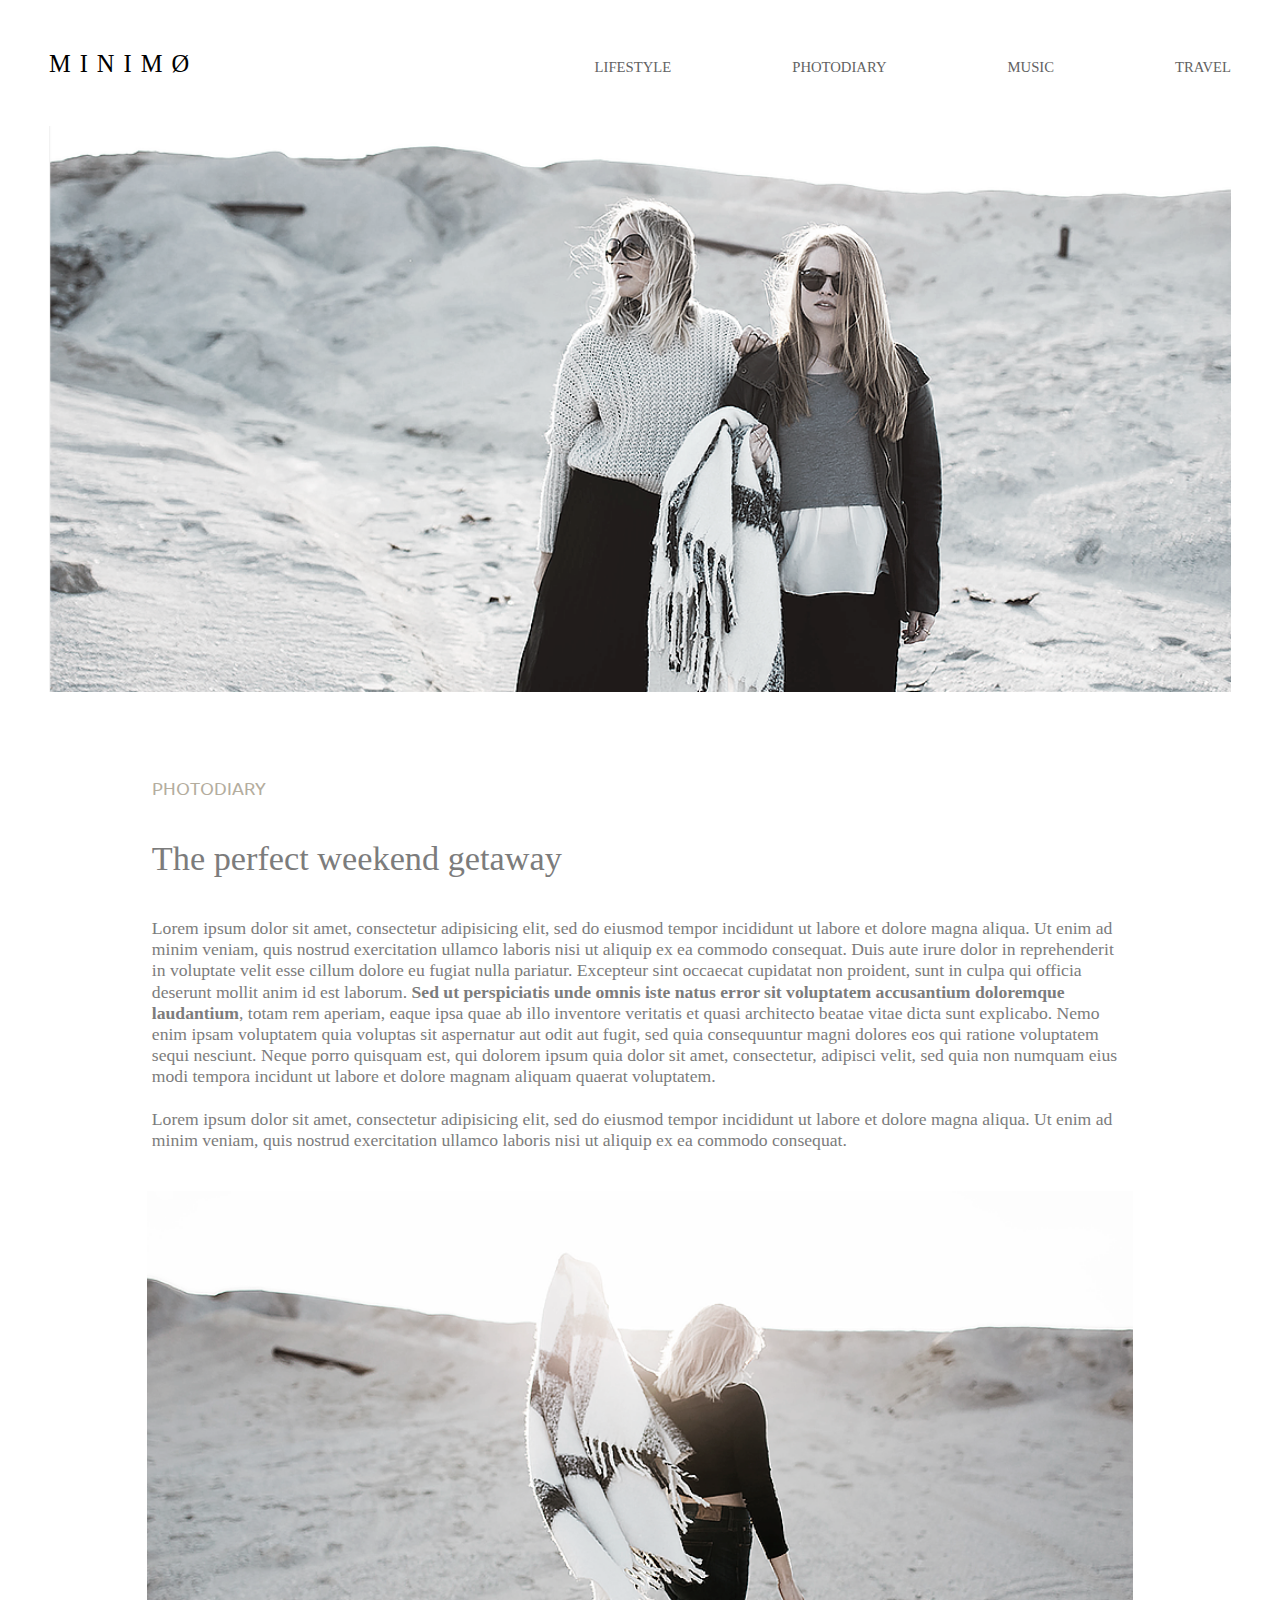
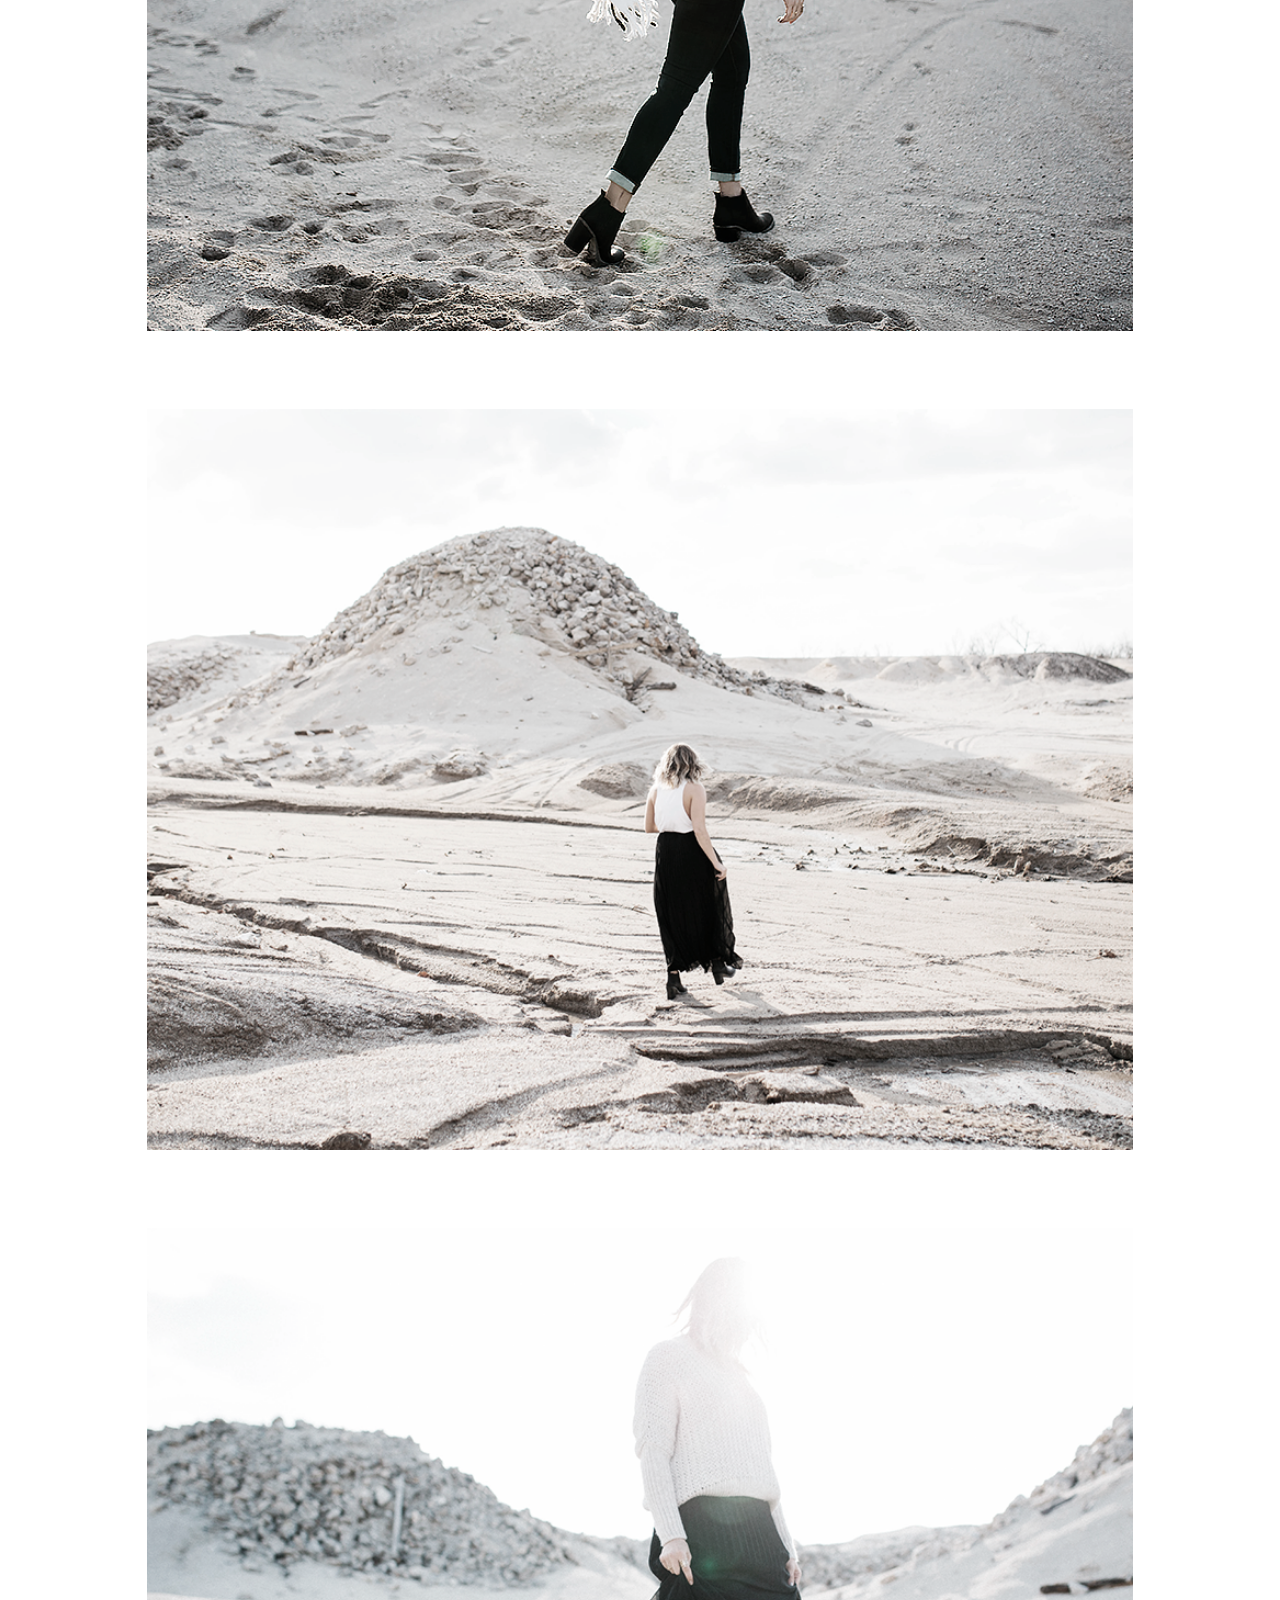
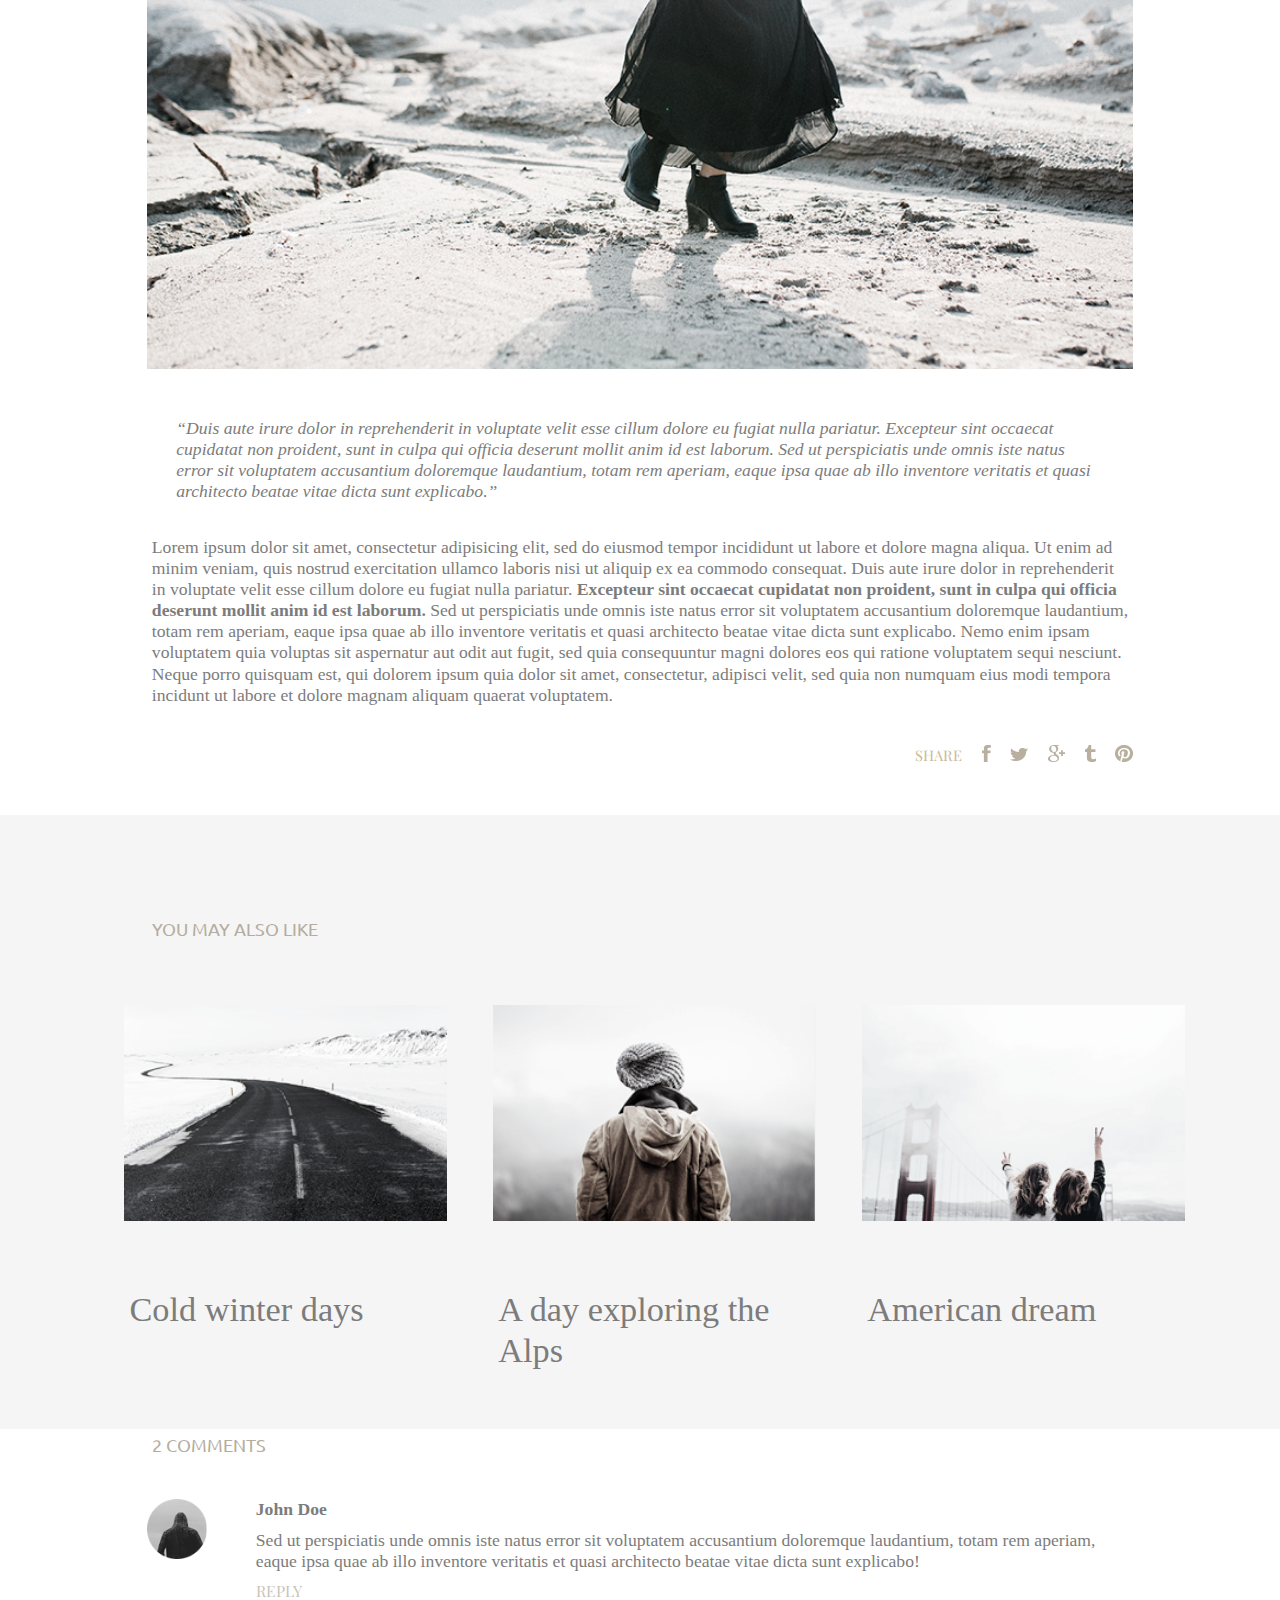
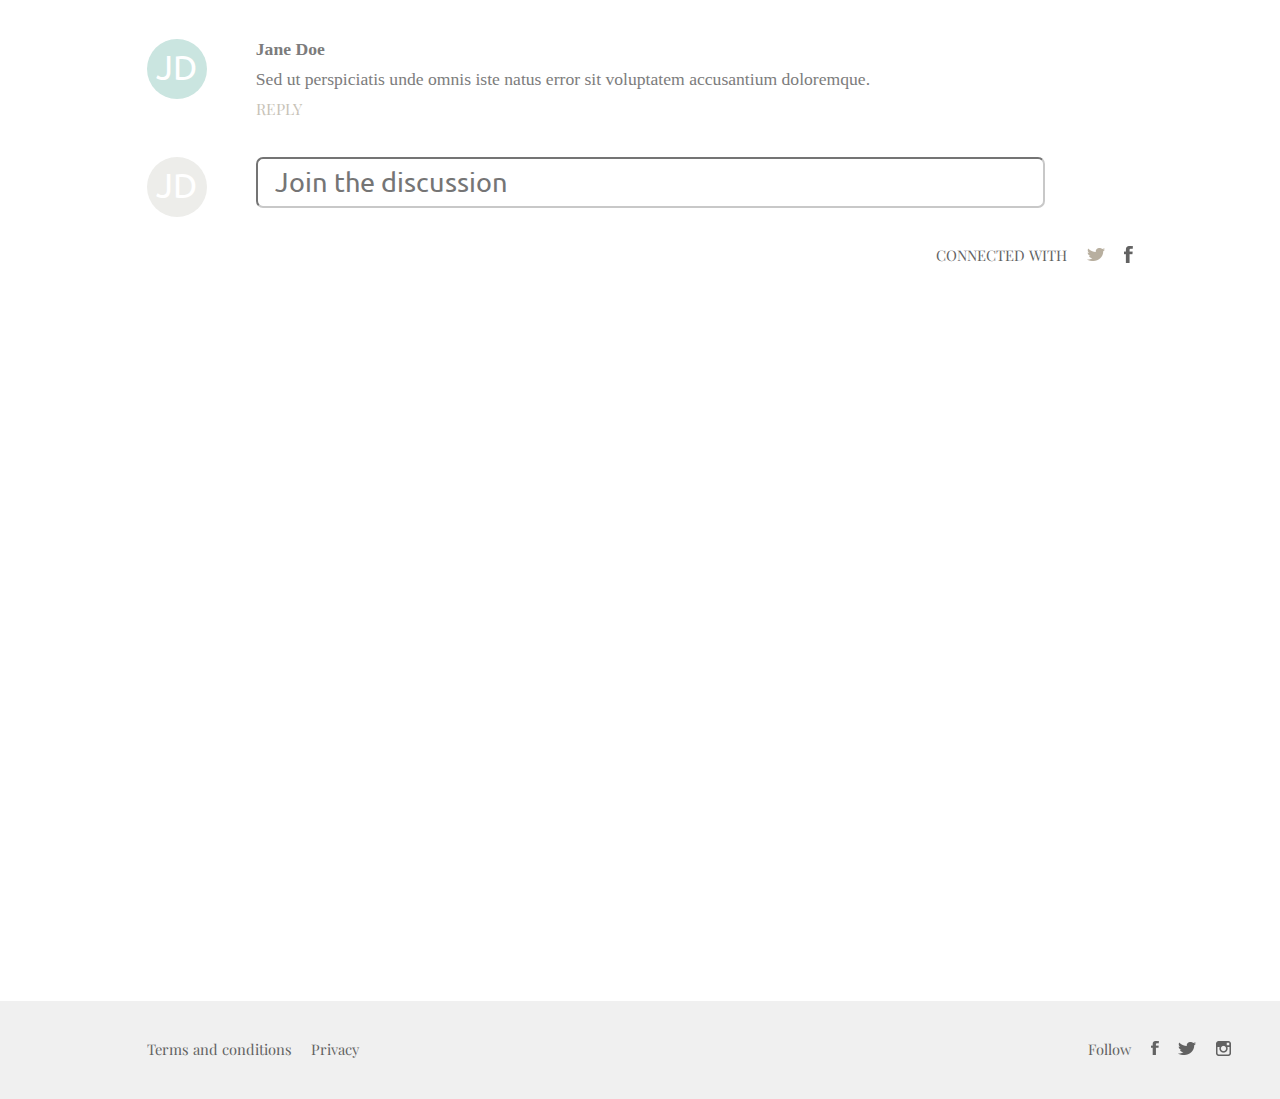
<file: full_width/index.html>
<!DOCTYPE html>
<html lang="en">
<head>
    <meta charset="UTF-8">
    <meta http-equiv="X-UA-Compatible" content="IE=edge">
    <meta name="viewport" content="width=device-width, initial-scale=1.0">
    <link rel="stylesheet" href="css/style.css">
    <link rel="preconnect" href="https://fonts.googleapis.com">
<link rel="preconnect" href="https://fonts.gstatic.com" crossorigin>
<link href="https://fonts.googleapis.com/css2?family=Playfair+Display:ital,wght@0,400;0,700;0,900;1,700;1,900&family=Ubuntu:ital,wght@0,300;0,400;0,500;0,700;1,300;1,400;1,500;1,700&display=swap" rel="stylesheet">
<link rel="stylesheet" href="https://unpkg.com/swiper@8/swiper-bundle.min.css"/>
    <title>Full-width</title>
</head>
<body>
    <!-- header -->
    <header class="header">
            <div class="container">
                <div class="header__wrap">
                <a href="#" class="header__logo">minimø</a>
                    <ul class="header__menu">
                        <li><a href="#">lifestyle</a></li>
                        <li><a href="#">photodiary</a></li>
                        <li><a href="#">music</a></li>
                        <li><a href="#">travel</a></li>
                    </ul>
                </div>
                <img src="img/Side_bar/image.png" alt="#">
            </div>
    </header>

    <!-- content -->
    <div class="content">
        <div class="container">
            <div class="content__wrapper">
                <div class="content__column">
                    <div class="content__title title">photodiary</div>
                    <div class="content__text text">
                    <h1>The perfect weekend getaway</h1>
                    <p>Lorem ipsum dolor sit amet, consectetur adipisicing elit, sed do eiusmod tempor incididunt ut labore et dolore magna aliqua. Ut enim ad minim veniam, quis nostrud exercitation ullamco laboris nisi ut aliquip ex ea commodo consequat. Duis aute irure dolor in reprehenderit in voluptate velit esse cillum dolore eu fugiat nulla pariatur. Excepteur sint occaecat cupidatat non proident, sunt in culpa qui officia deserunt mollit anim id est laborum. <span>Sed ut perspiciatis unde omnis iste natus error sit voluptatem accusantium doloremque laudantium</span>, totam rem aperiam, eaque ipsa quae ab illo inventore veritatis et quasi architecto beatae vitae dicta sunt explicabo. Nemo enim ipsam voluptatem quia voluptas sit aspernatur aut odit aut fugit, sed quia consequuntur magni dolores eos qui ratione voluptatem sequi nesciunt. Neque porro quisquam est, qui dolorem ipsum quia dolor sit amet, consectetur, adipisci velit, sed quia non numquam eius modi tempora incidunt ut labore et dolore magnam aliquam quaerat voluptatem.</p>
                    <br>
                    <p>Lorem ipsum dolor sit amet, consectetur adipisicing elit, sed do eiusmod tempor incididunt ut labore et dolore magna aliqua. Ut enim ad minim veniam, quis nostrud exercitation ullamco laboris nisi ut aliquip ex ea commodo consequat.</p>
                    </div>
                <div class="content_img">
                    <img src="img/Full_width/image.png" alt="#">
                    <img src="img/Full_width/image2.png" alt="#">
                    <img src="img/Full_width/image3.png" alt="#">
                </div>
                <div class="content__text text">
                    <p class="italic">“Duis aute irure dolor in reprehenderit in voluptate velit esse cillum dolore eu fugiat nulla pariatur. Excepteur sint occaecat cupidatat non proident, sunt in culpa qui officia deserunt mollit anim id est laborum. Sed ut perspiciatis unde omnis iste natus error sit voluptatem accusantium doloremque laudantium, totam rem aperiam, eaque ipsa quae ab illo inventore veritatis et quasi architecto beatae vitae dicta sunt explicabo.” </p>

                    <p>Lorem ipsum dolor sit amet, consectetur adipisicing elit, sed do eiusmod tempor incididunt ut labore et dolore magna aliqua. Ut enim ad minim veniam, quis nostrud exercitation ullamco laboris nisi ut aliquip ex ea commodo consequat. Duis aute irure dolor in reprehenderit in voluptate velit esse cillum dolore eu fugiat nulla pariatur. <span>Excepteur sint occaecat cupidatat non proident, sunt in culpa qui officia deserunt mollit anim id est laborum.</span> Sed ut perspiciatis unde omnis iste natus error sit voluptatem accusantium doloremque laudantium, totam rem aperiam, eaque ipsa quae ab illo inventore veritatis et quasi architecto beatae vitae dicta sunt explicabo. Nemo enim ipsam voluptatem quia voluptas sit aspernatur aut odit aut fugit, sed quia consequuntur magni dolores eos qui ratione voluptatem sequi nesciunt. Neque porro quisquam est, qui dolorem ipsum quia dolor sit amet, consectetur, adipisci velit, sed quia non numquam eius modi tempora incidunt ut labore et dolore magnam aliquam quaerat voluptatem.</p>
                </div>
                <div class="social_link__left">
                        <ul>
                        <li><a href="#">SHARE</a></li>
                        <li><a href="#"><img src="img/Side_bar/fb.png" alt="f"></a></li>
                        <li><a href="#"><img src="img/Side_bar/tw.png" alt="t"></a></li>
                        <li><a href="#"><img src="img/Side_bar/g+.png" alt="g+"></a></li>
                        <li><a href="#"><img src="img/Side_bar/tumblr.png" alt="tumblr"></a></li>
                        <li><a href="#"><img src="img/Side_bar/pinterest.png" alt="pinterest"></a></li>
                        </ul>
                </div> 
                </div>
            </div>
    </div>
    </div>

    <!-- footer_image -->
    <div class="footer_image">
        <div class="container">
            <div class="footer_image__wrapper">
                <div class="footer_image__title title">you may also like</div>
                    <div class="footer_image__cart">
                        <div class="footer_image__item">
                            <img src="img/Side_bar/image6.png" alt="#">
                            <h1>Cold winter days</h1>
                        </div>
                        <div class="footer_image__item">
                            <img src="img/Side_bar/image7.png" alt="#">
                            <h1>A day exploring the Alps</h1>
                        </div>
                        <div class="footer_image__item">
                            <img src="img/Side_bar/image8.png" alt="#">
                            <h1>American dream</h1>
                        </div>
                    </div>
                </div>
            </div>
    </div>
    <!-- comments -->

    <div class="comments">
        <div class="container">
            <div class="comments__wrapper">
                <div class="comments__title title">2 comments</div>
                <div class="comments__user">
                    <img src="img/Side_bar/user1.png" alt="#">
                    <div class="comments_name">
                        <h2>John Doe</h2>
                        <p>Sed ut perspiciatis unde omnis iste natus error sit voluptatem accusantium doloremque laudantium, totam rem aperiam, eaque ipsa quae ab illo inventore veritatis et quasi architecto beatae vitae dicta sunt explicabo!</p>
                        <a href="#">REPLY</a>
                    </div>
                </div>
                <div class="comments__user">
                    <div class="avatar">JD</div>
                    <div class="comments_name">
                        <h2>Jane Doe</h2>
                        <p>Sed ut perspiciatis unde omnis iste natus error sit voluptatem accusantium doloremque.</p>
                        <a href="#">REPLY</a>
                    </div>
                </div>
                <div class="comments__user">
                    <div class="avatar avatar_last">JD</div>
                    <div class="comments__join">
                        <input type="text" placeholder="Join the discussion"></input>
                    </div>
                </div>
                <div class="comments__social_link">
                    <ul>
                    <li><a href="#">CONNECTED WITH</a></li>
                    <li><a href="#"><img src="img/Side_bar/tw.png" alt="t"></a></li>
                    <li><a href="#"><img src="img/Side_bar/facebook_black.png" alt="f"></a></li>
                    </ul>
            </div> 
            </div>
        </div>
    </div>
    
    <!-- footer -->
    <footer class="footer">
                    <div class="privacy">
                        <ul>
                            <li><a href="#">Terms and conditions</a></li>
                            <li><a href="#">Privacy</a></li>
                        </ul>
                    </div>
                    <div class="contact">
                        <ul>
                        <li><a href="#">Follow</a></li>
                        <li><a href="#"><img src="img/Home_page/facebook.png" alt="f"></a></li>
                        <li><a href="#"><img src="img/Home_page/twitter.png" alt="t"></a></li>
                        <li><a href="#"><img src="img/Home_page/instagram.png" alt="i"></a></li>
                        </ul>
                    </div>
    </footer>
</body>
</html>
</file>
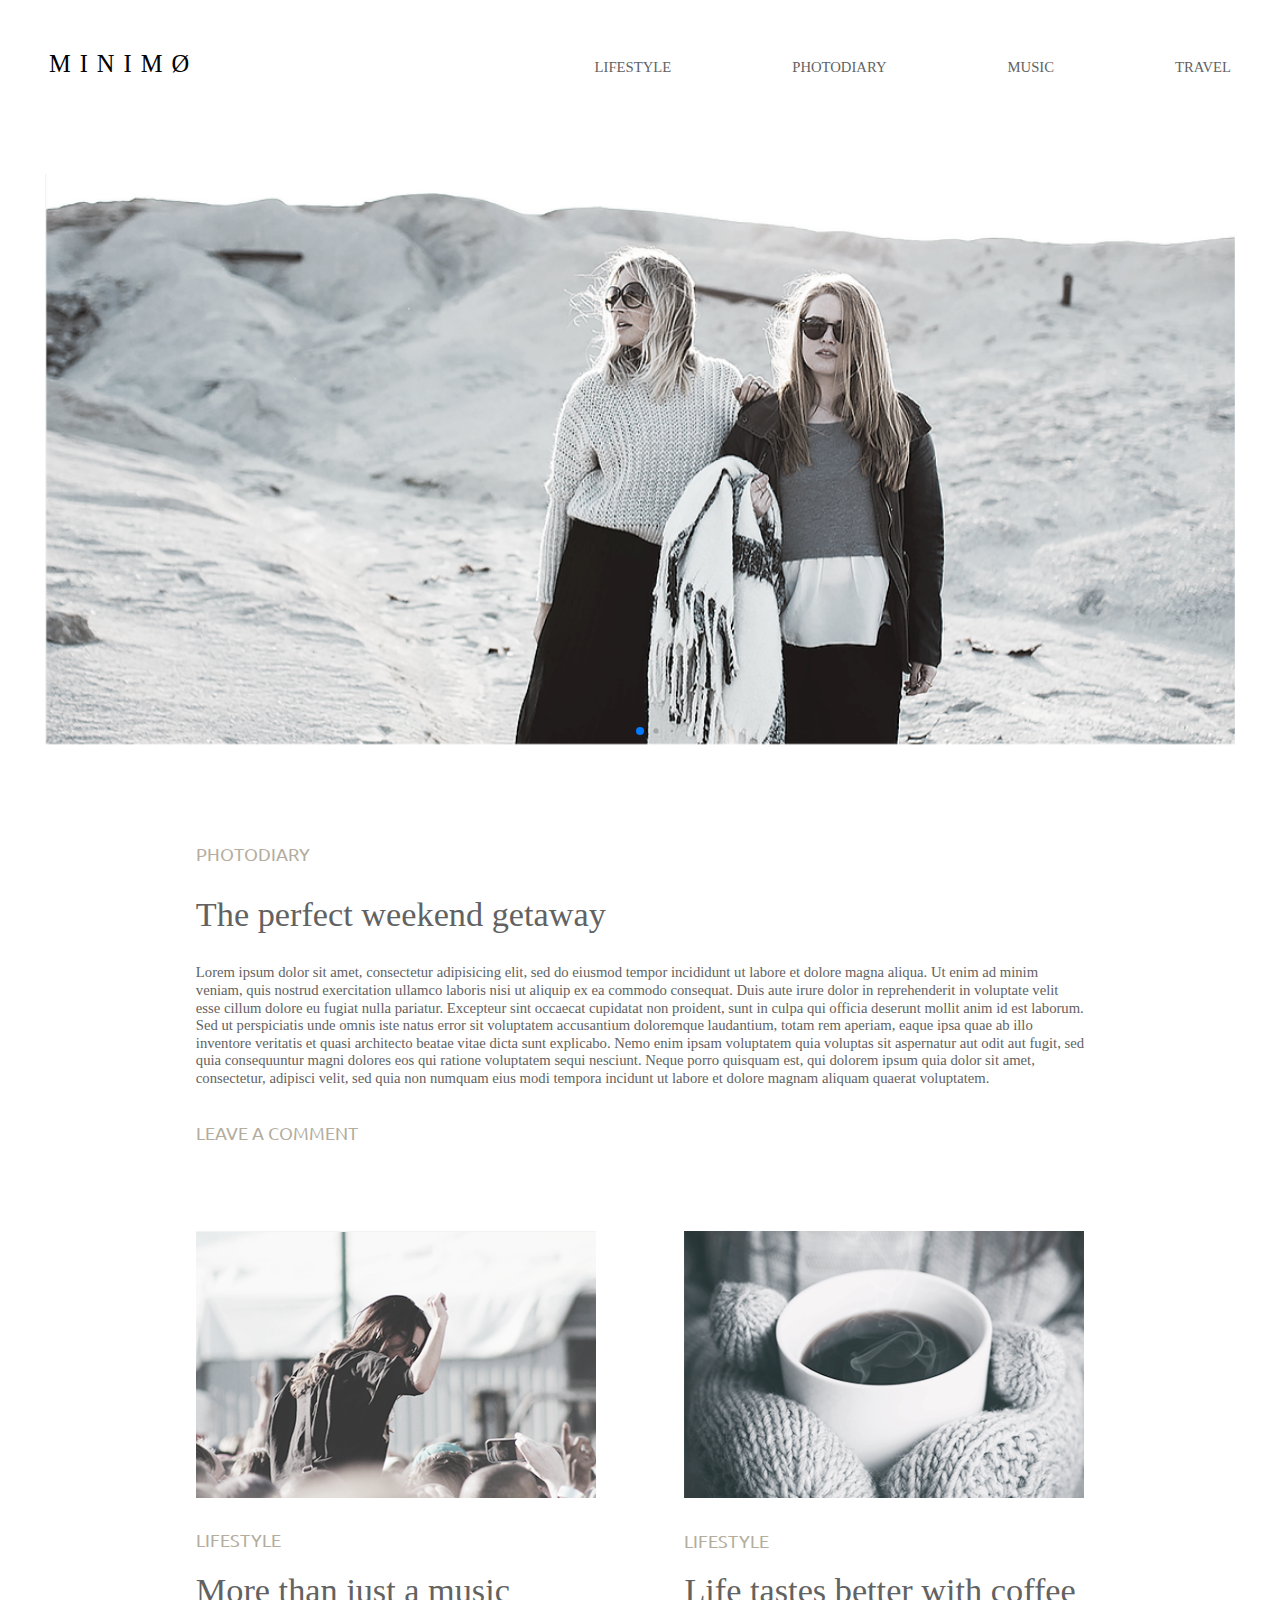
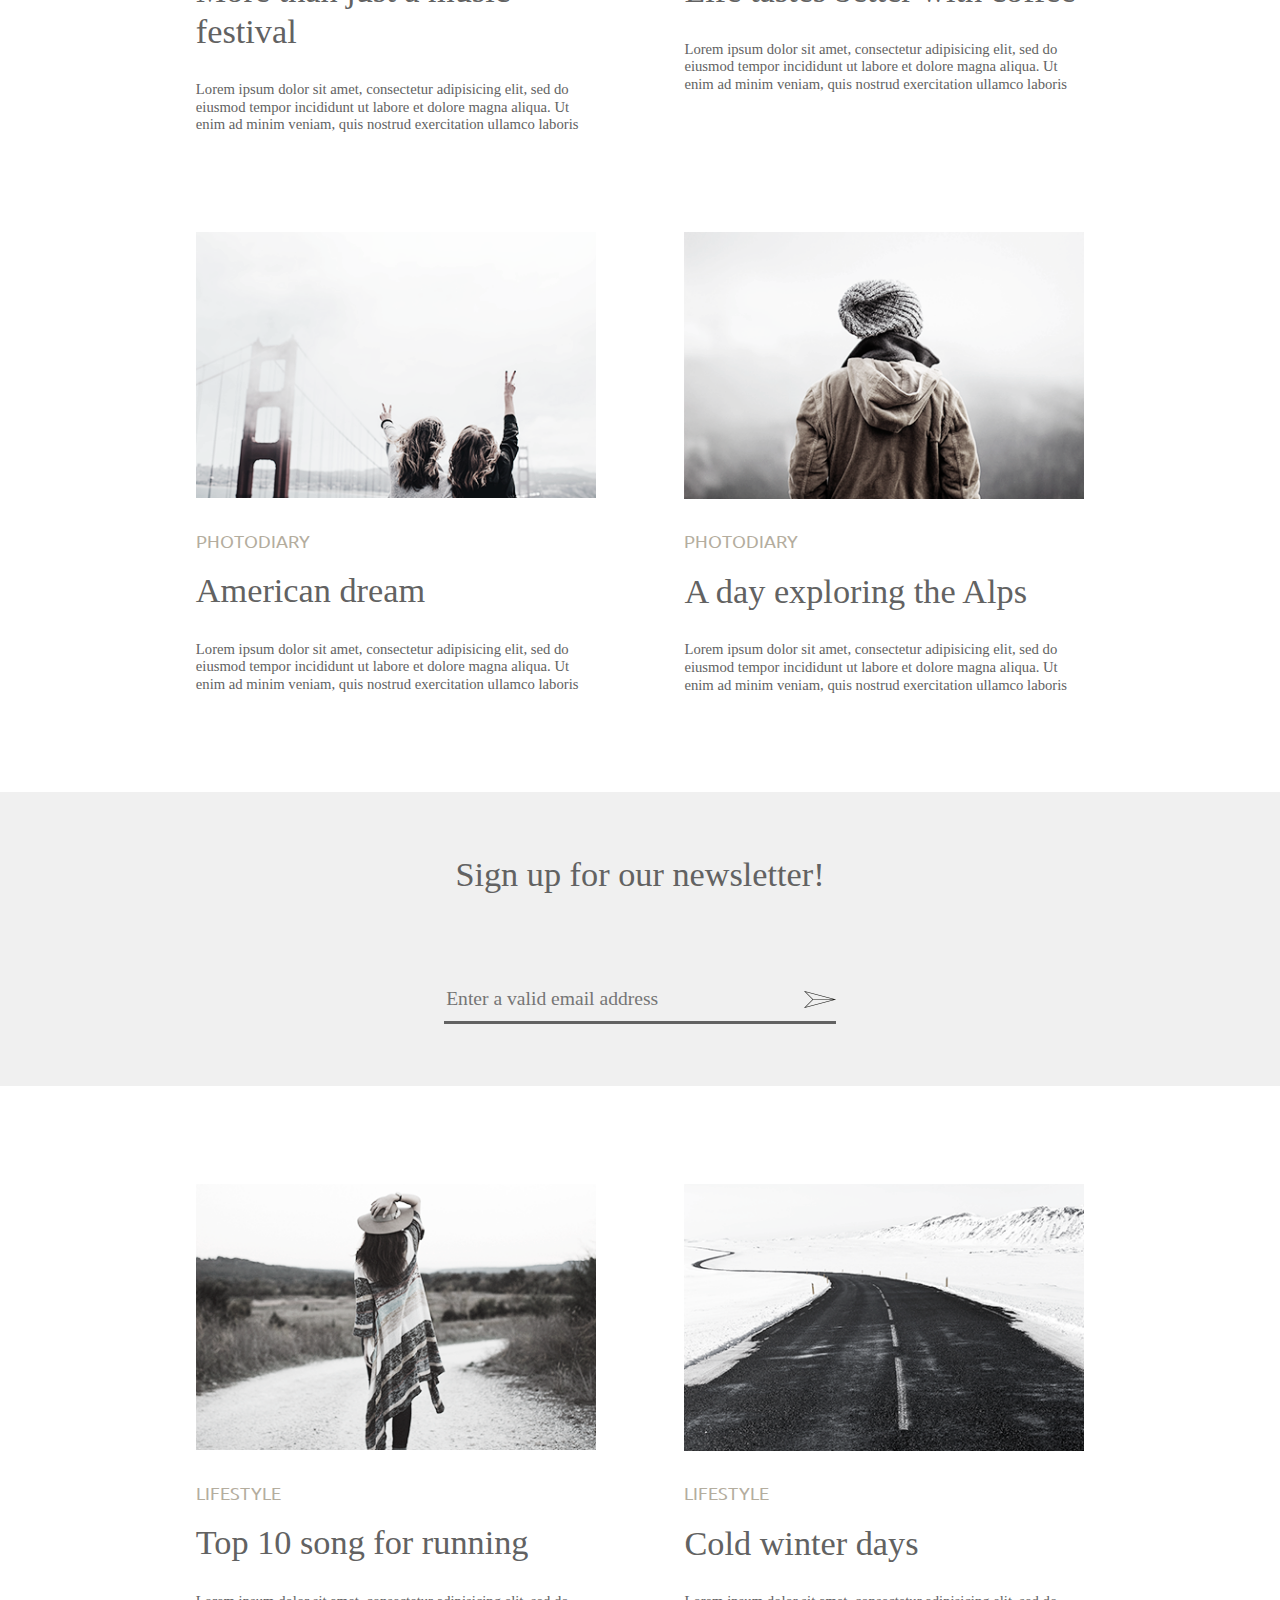
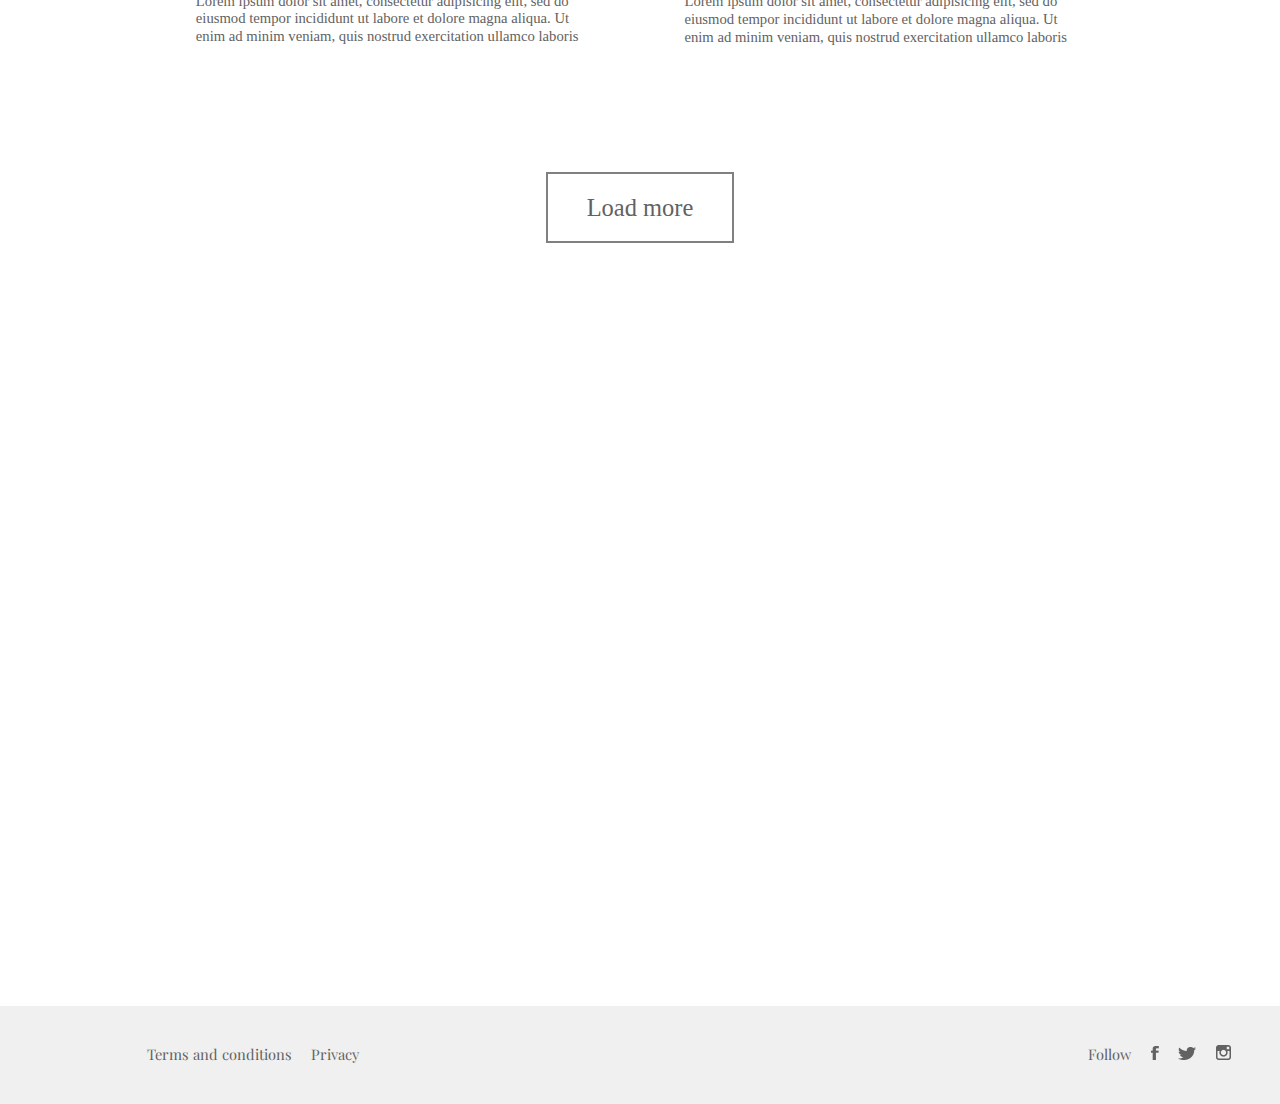
<file: home_page/index.html>
<!DOCTYPE html>
<html lang="en">
<head>
    <meta charset="UTF-8">
    <meta http-equiv="X-UA-Compatible" content="IE=edge">
    <meta name="viewport" content="width=device-width, initial-scale=1.0">
    <link rel="stylesheet" href="css/style.css">
    <link rel="preconnect" href="https://fonts.googleapis.com">
<link rel="preconnect" href="https://fonts.gstatic.com" crossorigin>
<link href="https://fonts.googleapis.com/css2?family=Playfair+Display:ital,wght@0,400;0,700;0,900;1,700;1,900&family=Ubuntu:ital,wght@0,300;0,400;0,500;0,700;1,300;1,400;1,500;1,700&display=swap" rel="stylesheet">
<link rel="stylesheet" href="https://unpkg.com/swiper@8/swiper-bundle.min.css"/>
    <title>Home page</title>
</head>
<body>
    <!-- header -->
    <header class="header">
        <div class="container">
            <div class="header__wrap">
            <a href="#" class="header__logo">minimø</a>
                <ul class="header__menu">
                    <li><a href="#">lifestyle</a></li>
                    <li><a href="#">photodiary</a></li>
                    <li><a href="#">music</a></li>
                    <li><a href="#">travel</a></li>
                </ul>
            </div>
        </div>
    </header>
    <!-- swiper -->
    <div class="swiper container">

        <div class="swiper-wrapper">
          <div class="swiper-slide">
            <img src="img/Home_page/image.png" alt="#">
          </div>
          <div class="swiper-slide">
            <img src="img/Home_page/image.png" alt="#">
          </div>
          <div class="swiper-slide">
            <img src="img/Home_page/image.png" alt="#">
          </div>
        </div>

        <!--pagination -->
        <div class="swiper-pagination"></div>  

    </div>
    <!-- content -->
    <div class="content">
        <div class="container">
            <div class="content__wrapper">
                <div class="content__title title">photodiary</div>
                    <div class="content__text text">
                    <h1>The perfect weekend getaway</h1>
                    <p>Lorem ipsum dolor sit amet, consectetur adipisicing elit, sed do eiusmod tempor incididunt ut labore et dolore magna aliqua. Ut enim ad minim veniam, quis nostrud exercitation ullamco laboris nisi ut aliquip ex ea commodo consequat. Duis aute irure dolor in reprehenderit in voluptate velit esse cillum dolore eu fugiat nulla pariatur. Excepteur sint occaecat cupidatat non proident, sunt in culpa qui officia deserunt mollit anim id est laborum. Sed ut perspiciatis unde omnis iste natus error sit voluptatem accusantium doloremque laudantium, totam rem aperiam, eaque ipsa quae ab illo inventore veritatis et quasi architecto beatae vitae dicta sunt explicabo. Nemo enim ipsam voluptatem quia voluptas sit aspernatur aut odit aut fugit, sed quia consequuntur magni dolores eos qui ratione voluptatem sequi nesciunt. Neque porro quisquam est, qui dolorem ipsum quia dolor sit amet, consectetur, adipisci velit, sed quia non numquam eius modi tempora incidunt ut labore et dolore magnam aliquam quaerat voluptatem.</p>
                    </div>
                <div class="content__title title title_active"><a href="#">leave a comment</a></div>
            </div>
        </div>
    </div>
    <!-- gallery -->
    <div class="gallery">
        <div class="container">
            <div class="gallery__wrapper">
                <div class="gallery__cart">
                    <img src="img/Home_page/image1.png" alt="#">
                    <div class="gallery__title title">lifestyle</div>
                    <div class="gallery__text text">
                        <h1>More than just a music festival</h1>
                        <p>Lorem ipsum dolor sit amet, consectetur adipisicing elit, sed do eiusmod tempor incididunt ut labore et dolore magna aliqua. Ut enim ad minim veniam, quis nostrud exercitation ullamco laboris </p>
                    </div>
                </div>

                <div class="gallery__cart">
                    <img src="img/Home_page/image2.png" alt="#">
                    <div class="gallery__title title">lifestyle</div>
                    <div class="gallery__text text">
                        <h1>Life tastes better with coffee</h1>
                        <p>Lorem ipsum dolor sit amet, consectetur adipisicing elit, sed do eiusmod tempor incididunt ut labore et dolore magna aliqua. Ut enim ad minim veniam, quis nostrud exercitation ullamco laboris </p>
                    </div>
                </div>

                <div class="gallery__cart">
                    <img src="img/Home_page/image3.png" alt="#">
                    <div class="gallery__title title">photodiary</div>
                    <div class="gallery__text text">
                        <h1>American dream</h1>
                        <p>Lorem ipsum dolor sit amet, consectetur adipisicing elit, sed do eiusmod tempor incididunt ut labore et dolore magna aliqua. Ut enim ad minim veniam, quis nostrud exercitation ullamco laboris </p>
                    </div>
                </div>

                <div class="gallery__cart">
                    <img src="img/Home_page/image4.png" alt="#">
                    <div class="gallery__title title">photodiary</div>
                    <div class="gallery__text text">
                        <h1>A day exploring the Alps</h1>
                        <p>Lorem ipsum dolor sit amet, consectetur adipisicing elit, sed do eiusmod tempor incididunt ut labore et dolore magna aliqua. Ut enim ad minim veniam, quis nostrud exercitation ullamco laboris </p>
                    </div>
                </div>
            </div>
        </div>
    </div>
    <!-- send_letter -->
    <div class="send_letter">
        <h1>Sign up for our newsletter!</h1>
        <div class="email">
            <input type="email" class="send_letter__item" placeholder="Enter a valid email address"></input>
            <a href="#"><img src="img/Home_page/icon.png" alt="#"></a>
        </div>
    </div>
    <!-- gallery_bottom -->
    <div class="gallery_bottom">
        <div class="container">
            <div class="gallery__wrapper">
                <div class="gallery__cart">
                    <img src="img/Home_page/image5.png" alt="#">
                    <div class="gallery__title title">lifestyle</div>
                    <div class="gallery__text text">
                        <h1>Top 10 song for running</h1>
                        <p>Lorem ipsum dolor sit amet, consectetur adipisicing elit, sed do eiusmod tempor incididunt ut labore et dolore magna aliqua. Ut enim ad minim veniam, quis nostrud exercitation ullamco laboris </p>
                    </div>
                </div>

                <div class="gallery__cart">
                    <img src="img/Home_page/6.png" alt="#">
                    <div class="gallery__title title">lifestyle</div>
                    <div class="gallery__text text">
                        <h1>Cold winter days</h1>
                        <p>Lorem ipsum dolor sit amet, consectetur adipisicing elit, sed do eiusmod tempor incididunt ut labore et dolore magna aliqua. Ut enim ad minim veniam, quis nostrud exercitation ullamco laboris </p>
                    </div>
                </div>
            </div>
        </div>
    </div>
    <!-- button -->
    <div class="button">
        <div class="container">
            <div class="button__wrapper">
                <a class="button_item" href="#">Load more</a>
            </div>
        </div>
    </div>
    <!-- footer -->
    <footer class="footer">
        <div class="privacy">
            <ul>
                <li><a href="#">Terms and conditions</a></li>
                <li><a href="#">Privacy</a></li>
            </ul>
        </div>
        <div class="contact">
            <ul>
            <li><a href="#">Follow</a></li>
            <li><a href="#"><img src="img/Home_page/facebook.png" alt="f"></a></li>
            <li><a href="#"><img src="img/Home_page/twitter.png" alt="t"></a></li>
            <li><a href="#"><img src="img/Home_page/instagram.png" alt="i"></a></li>
            </ul>
        </div>
    </footer>

    <script src="https://unpkg.com/swiper@8/swiper-bundle.min.js"></script>
    <script src="js/script.js"></script>
</body>
</html>
</file>
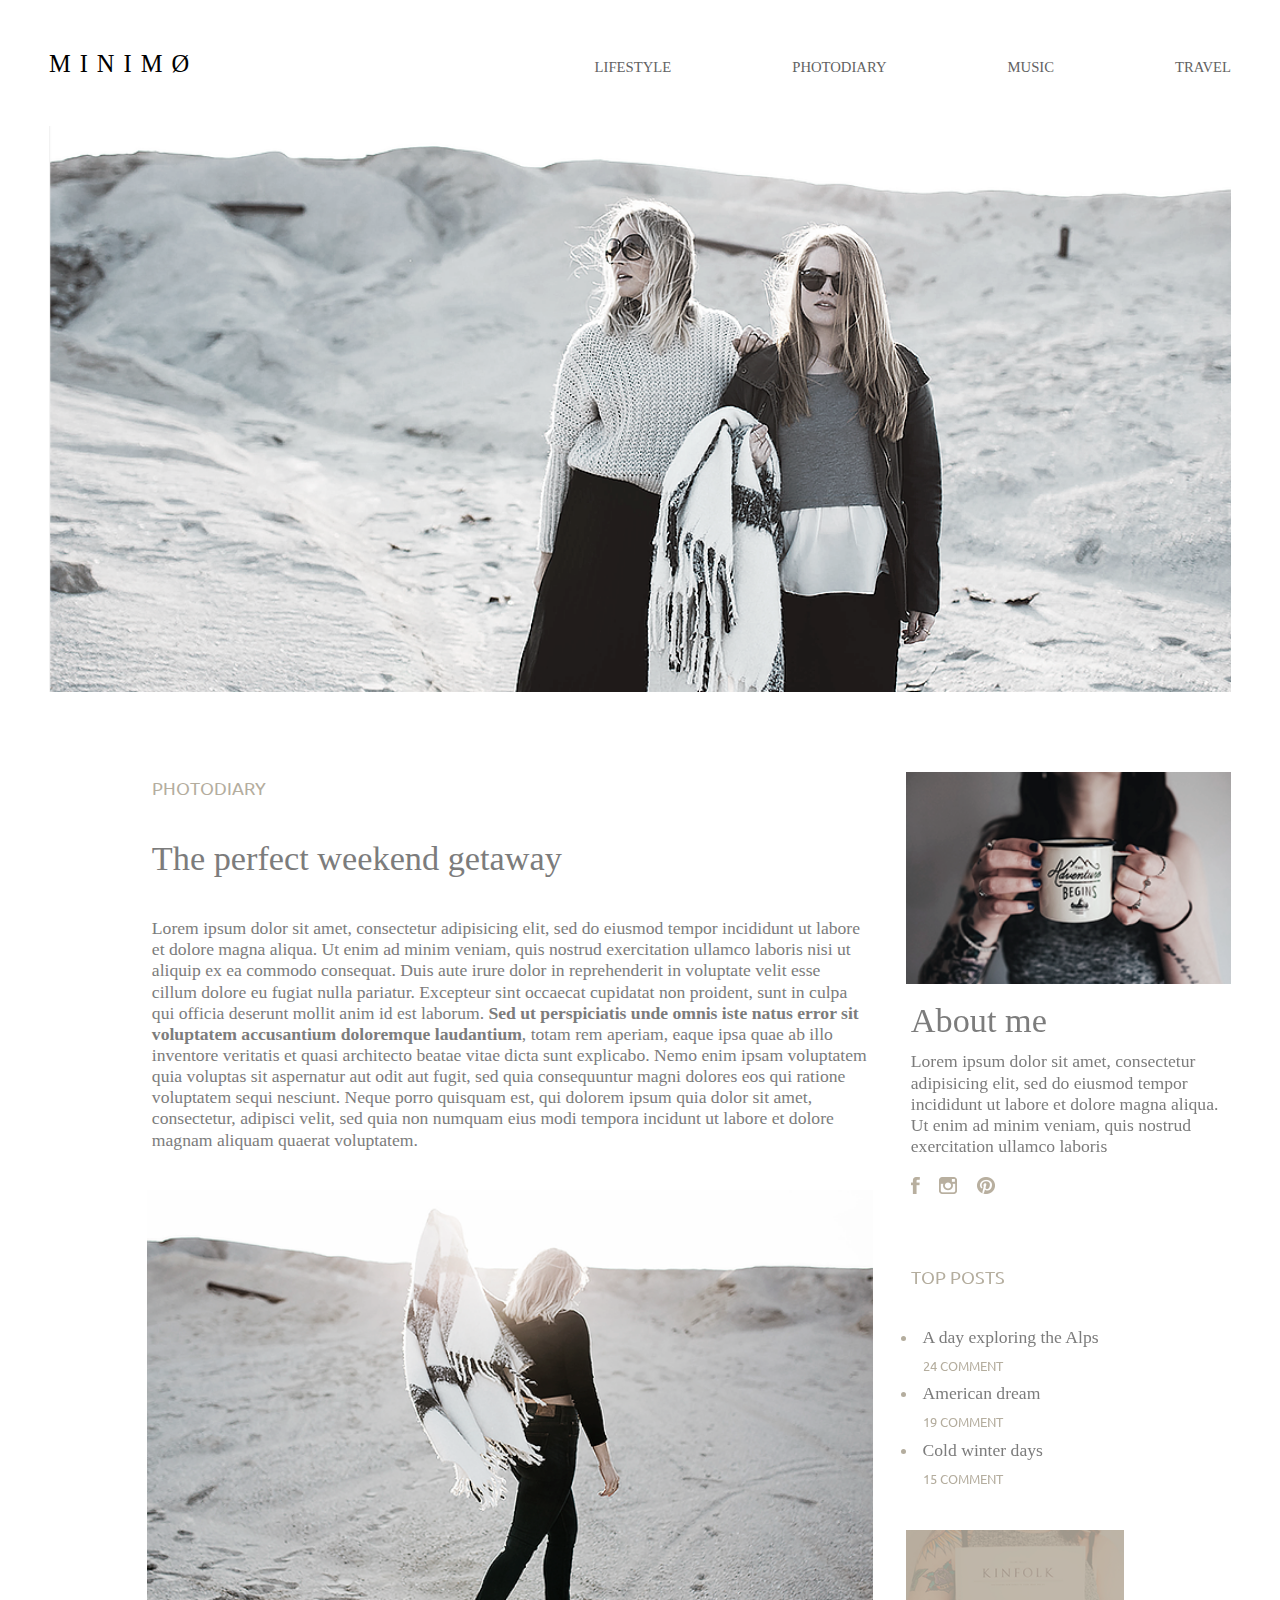
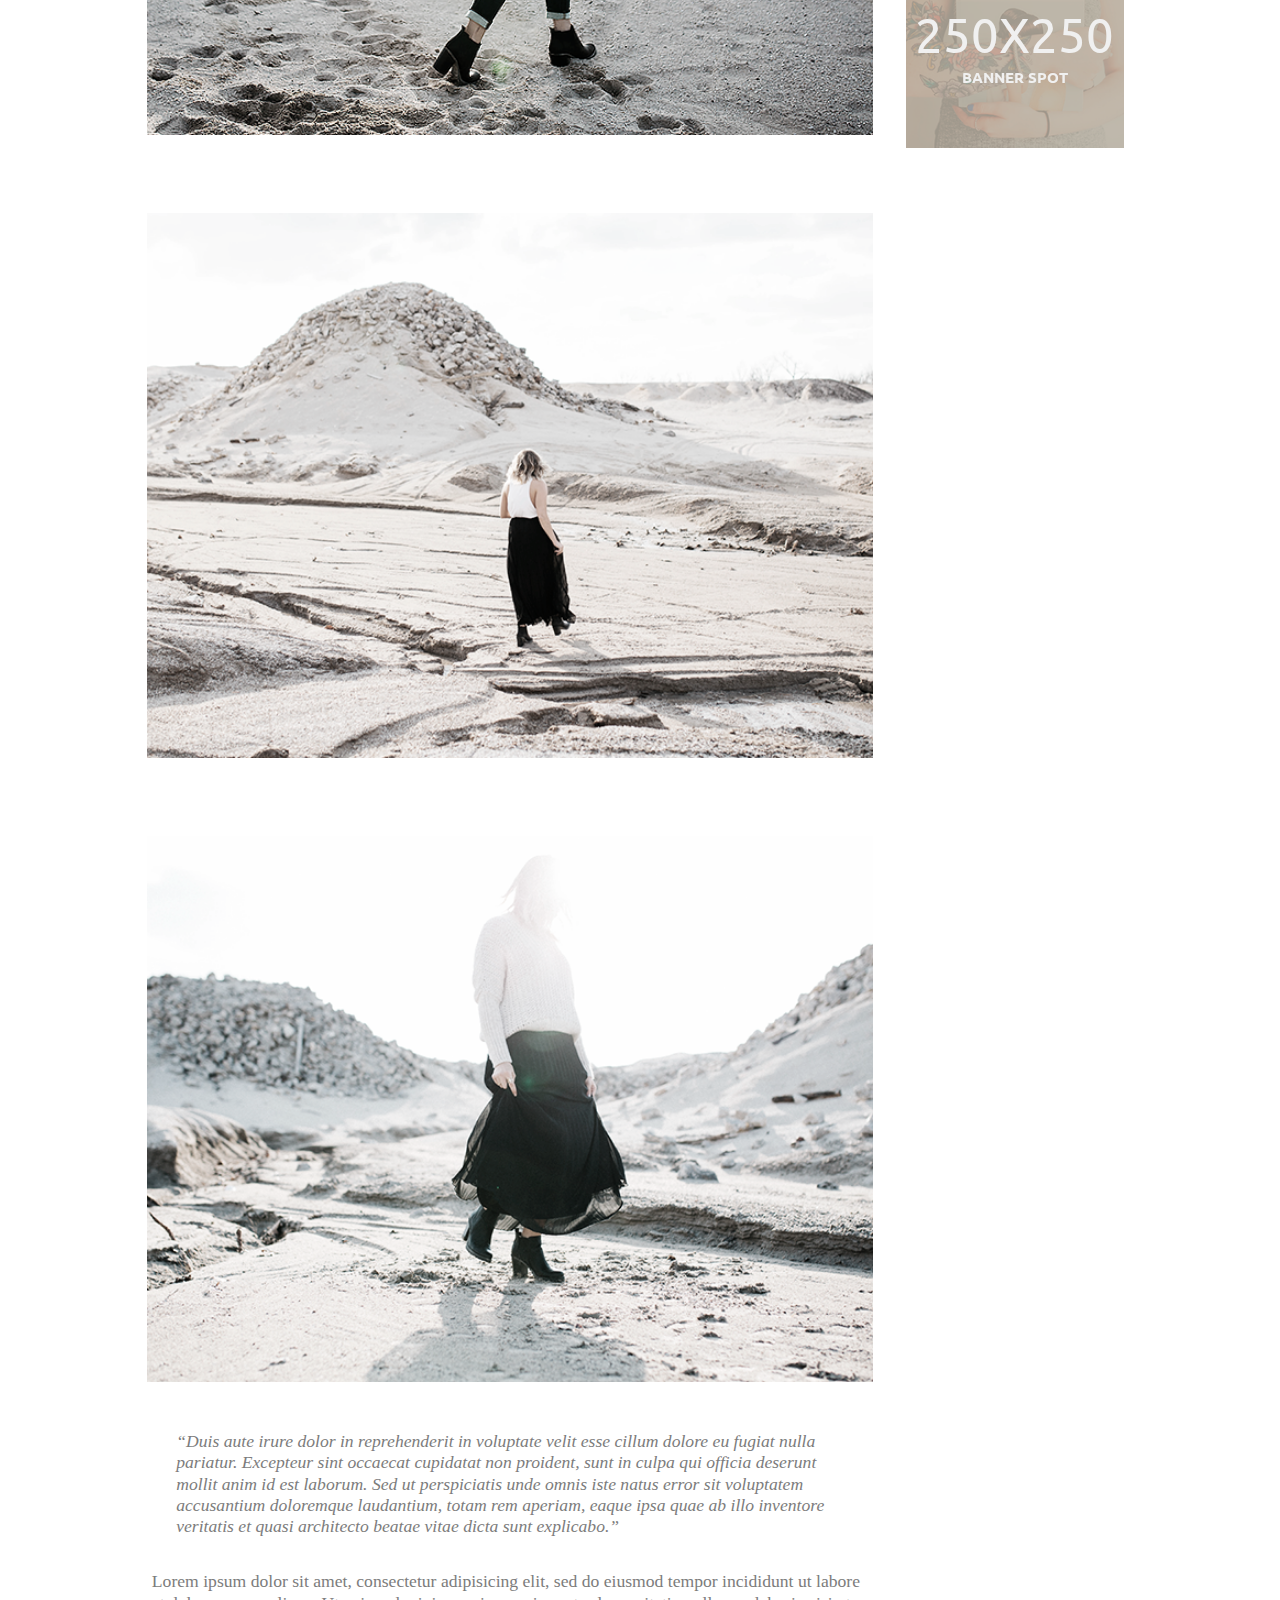
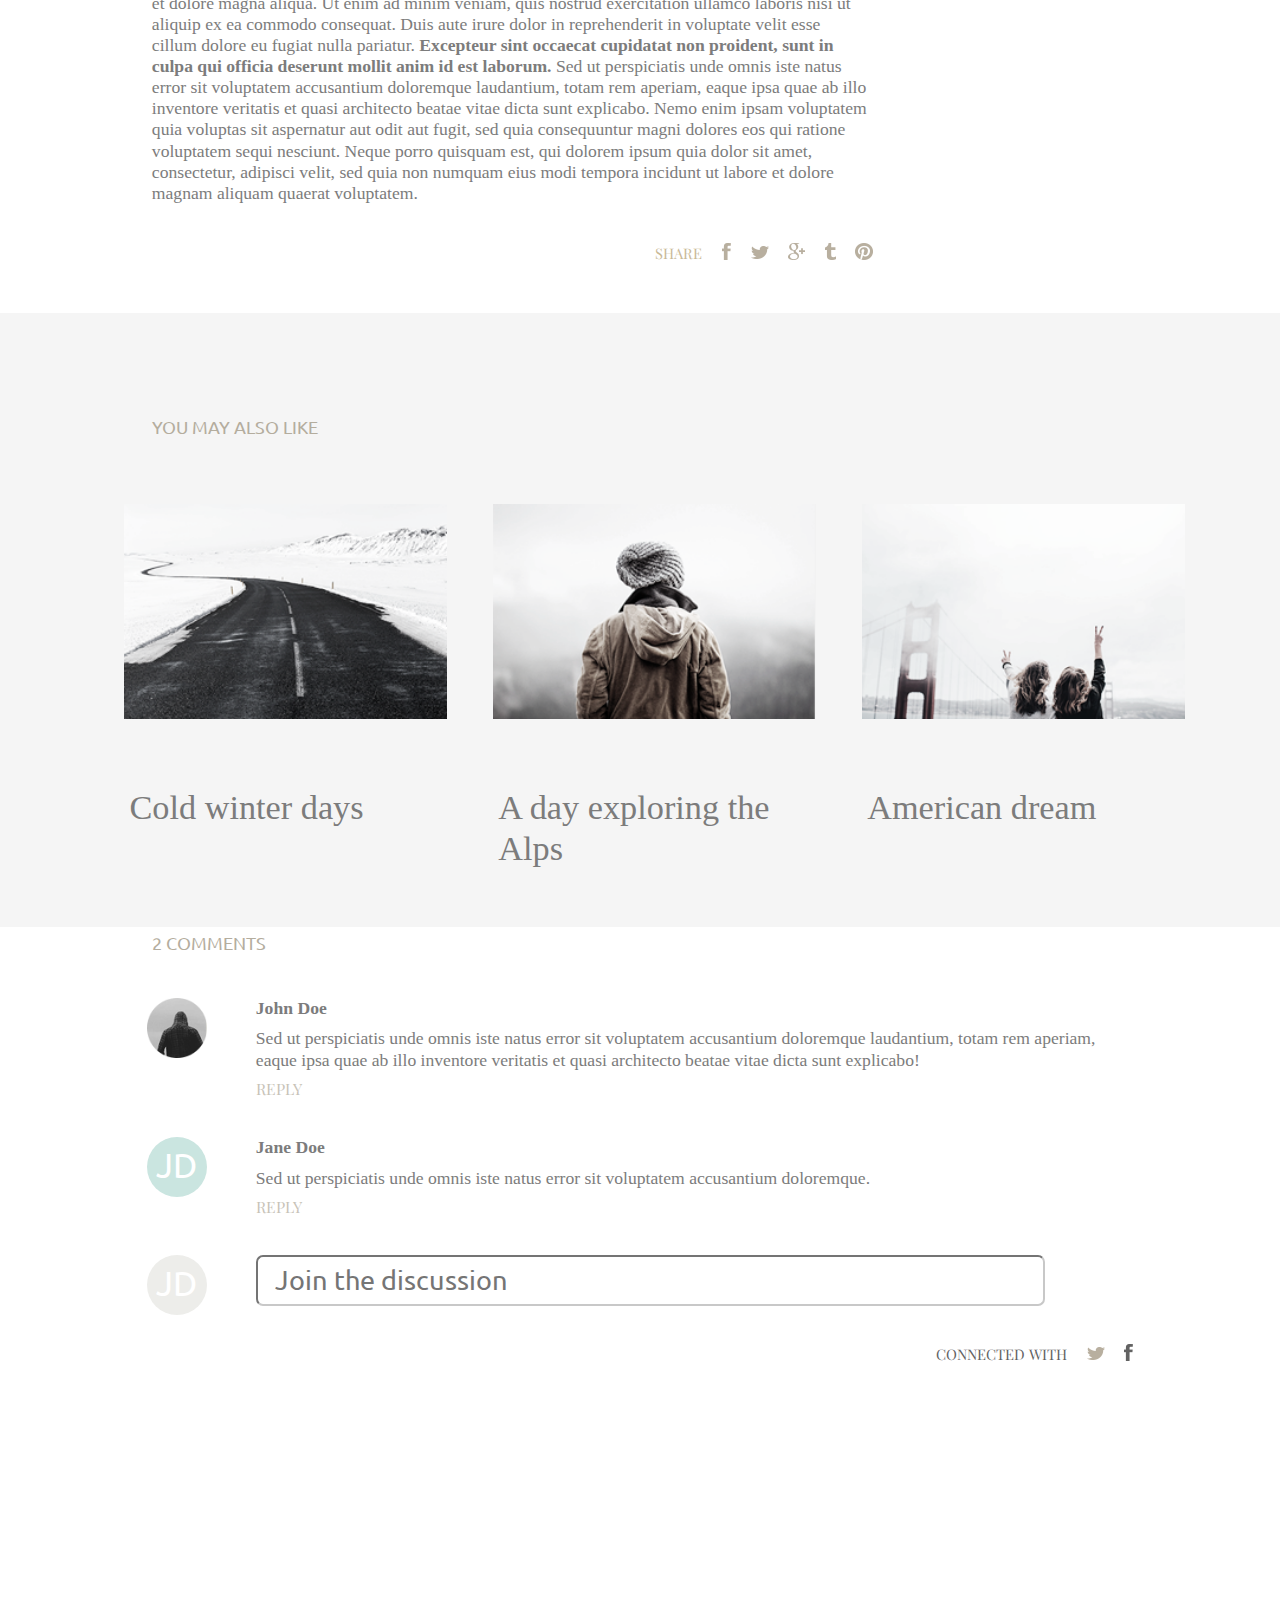
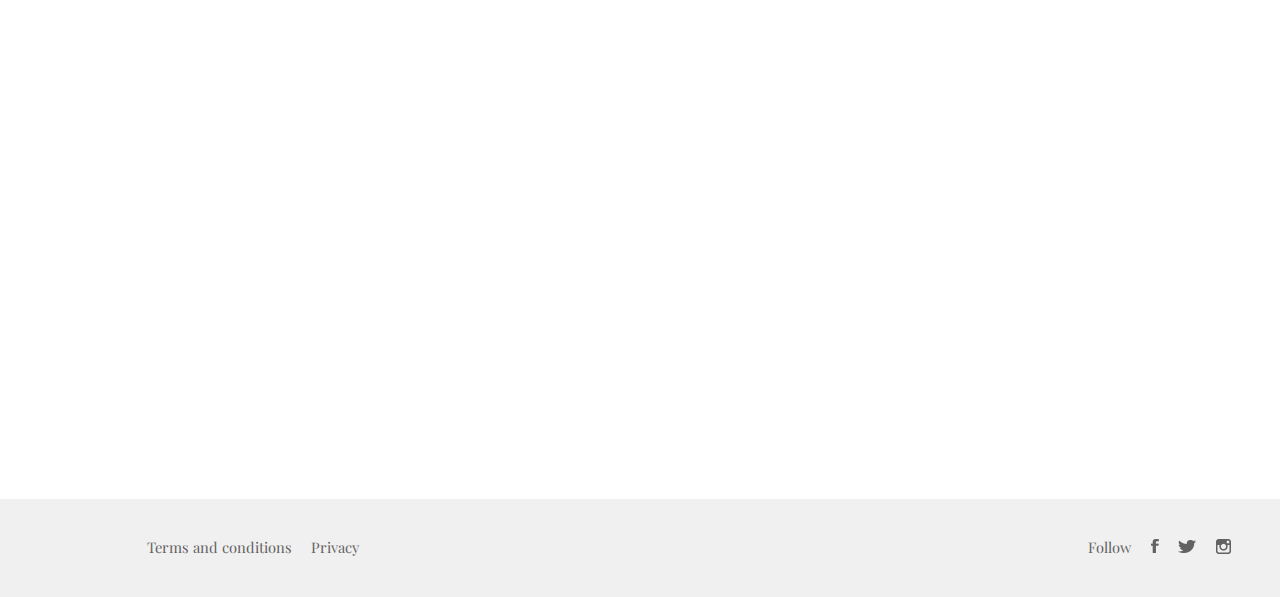
<file: post_sidebar/index.html>
<!DOCTYPE html>
<html lang="en">
<head>
    <meta charset="UTF-8">
    <meta http-equiv="X-UA-Compatible" content="IE=edge">
    <meta name="viewport" content="width=device-width, initial-scale=1.0">
    <link rel="stylesheet" href="css/style.css">
    <link rel="preconnect" href="https://fonts.googleapis.com">
<link rel="preconnect" href="https://fonts.gstatic.com" crossorigin>
<link href="https://fonts.googleapis.com/css2?family=Playfair+Display:ital,wght@0,400;0,700;0,900;1,700;1,900&family=Ubuntu:ital,wght@0,300;0,400;0,500;0,700;1,300;1,400;1,500;1,700&display=swap" rel="stylesheet">
<link rel="stylesheet" href="https://unpkg.com/swiper@8/swiper-bundle.min.css"/>
    <title>post_sidebar</title>
</head>
<body>
    <!-- header -->
    <header class="header">
            <div class="container">
                <div class="header__wrap">
                <a href="#" class="header__logo">minimø</a>
                    <ul class="header__menu">
                        <li><a href="#">lifestyle</a></li>
                        <li><a href="#">photodiary</a></li>
                        <li><a href="#">music</a></li>
                        <li><a href="#">travel</a></li>
                    </ul>
                </div>
                <img src="img/Side_bar/image.png" alt="#">
            </div>
    </header>
    <!-- content -->
    <div class="content">
        <div class="container">
            <div class="content__wrapper">
                <div class="content__left_column">
                    <div class="content__title title">photodiary</div>
                    <div class="content__text text">
                    <h1>The perfect weekend getaway</h1>
                    <p>Lorem ipsum dolor sit amet, consectetur adipisicing elit, sed do eiusmod tempor incididunt ut labore et dolore magna aliqua. Ut enim ad minim veniam, quis nostrud exercitation ullamco laboris nisi ut aliquip ex ea commodo consequat. Duis aute irure dolor in reprehenderit in voluptate velit esse cillum dolore eu fugiat nulla pariatur. Excepteur sint occaecat cupidatat non proident, sunt in culpa qui officia deserunt mollit anim id est laborum. <span>Sed ut perspiciatis unde omnis iste natus error sit voluptatem accusantium doloremque laudantium</span>, totam rem aperiam, eaque ipsa quae ab illo inventore veritatis et quasi architecto beatae vitae dicta sunt explicabo. Nemo enim ipsam voluptatem quia voluptas sit aspernatur aut odit aut fugit, sed quia consequuntur magni dolores eos qui ratione voluptatem sequi nesciunt. Neque porro quisquam est, qui dolorem ipsum quia dolor sit amet, consectetur, adipisci velit, sed quia non numquam eius modi tempora incidunt ut labore et dolore magnam aliquam quaerat voluptatem.</p>
                    </div>
                <div class="content_img">
                    <img src="img/Side_bar/image3.png" alt="#">
                    <img src="img/Side_bar/image4.png" alt="#">
                    <img src="img/Side_bar/image5.png" alt="#">
                </div>
                <div class="content__text text">
                    <p class="italic">“Duis aute irure dolor in reprehenderit in voluptate velit esse cillum dolore eu fugiat nulla pariatur. Excepteur sint occaecat cupidatat non proident, sunt in culpa qui officia deserunt mollit anim id est laborum. Sed ut perspiciatis unde omnis iste natus error sit voluptatem accusantium doloremque laudantium, totam rem aperiam, eaque ipsa quae ab illo inventore veritatis et quasi architecto beatae vitae dicta sunt explicabo.” </p>

                    <p>Lorem ipsum dolor sit amet, consectetur adipisicing elit, sed do eiusmod tempor incididunt ut labore et dolore magna aliqua. Ut enim ad minim veniam, quis nostrud exercitation ullamco laboris nisi ut aliquip ex ea commodo consequat. Duis aute irure dolor in reprehenderit in voluptate velit esse cillum dolore eu fugiat nulla pariatur. <span>Excepteur sint occaecat cupidatat non proident, sunt in culpa qui officia deserunt mollit anim id est laborum.</span> Sed ut perspiciatis unde omnis iste natus error sit voluptatem accusantium doloremque laudantium, totam rem aperiam, eaque ipsa quae ab illo inventore veritatis et quasi architecto beatae vitae dicta sunt explicabo. Nemo enim ipsam voluptatem quia voluptas sit aspernatur aut odit aut fugit, sed quia consequuntur magni dolores eos qui ratione voluptatem sequi nesciunt. Neque porro quisquam est, qui dolorem ipsum quia dolor sit amet, consectetur, adipisci velit, sed quia non numquam eius modi tempora incidunt ut labore et dolore magnam aliquam quaerat voluptatem.</p>
                </div>
                <div class="social_link__left">
                        <ul>
                        <li><a href="#">SHARE</a></li>
                        <li><a href="#"><img src="img/Side_bar/fb.png" alt="f"></a></li>
                        <li><a href="#"><img src="img/Side_bar/tw.png" alt="t"></a></li>
                        <li><a href="#"><img src="img/Side_bar/g+.png" alt="g+"></a></li>
                        <li><a href="#"><img src="img/Side_bar/tumblr.png" alt="tumblr"></a></li>
                        <li><a href="#"><img src="img/Side_bar/pinterest.png" alt="pinterest"></a></li>
                        </ul>
                </div> 
                </div>
                <div class="content__right_column">
                    <div class="content__right__cart">
                        <img src="img/Side_bar/image2.png" alt="#">
                        <div class="gallery__text text">
                            <h1>About me</h1>
                            <p>Lorem ipsum dolor sit amet, consectetur adipisicing elit, sed do eiusmod tempor incididunt ut labore et dolore magna aliqua. Ut enim ad minim veniam, quis nostrud exercitation ullamco laboris </p>
                        </div>
                        <div class="social_link__right">
                            <ul>
                                <li><a href="#"><img src="img/Side_bar/fb.png" alt="f"></a></li>
                                <li><a href="#"><img src="img/Side_bar/instagram.png" alt="i"></a></li>
                                <li><a href="#"><img src="img/Side_bar/pinterest.png" alt="pinterest"></a></li>
                            </ul>
                        </div>
                    </div>
                    <div class="content__right_top">
                        <div class="content__title title top">TOP POSTS</div>
                        <div class="post_comment"> 
                            <ul class="post">
                                <li>
                                    <span class="comment"><p>A day exploring the Alps</p></span>
                                    <div class="sub_title title">24 comment</div>
                                </li>
                                <li>
                                    <span class="comment"><p>American dream</p></span>
                                    <div class="sub_title title">19 comment</div>
                                </li>
                                <li>
                                    <span class="comment"><p>Cold winter days</p></span>
                                    <div class="sub_title title">15 comment</div>
                                </li>
                            </ul>
                        </div>
                        <div class="banner">
                            <div class="banner__text text">250X250<br><span>banner spot</span></div>
                            <!-- <span>banner spot</span> -->
                        </div>
                    </div>
                </div>
            </div>
        </div>
    </div>
    <!-- footer_image -->
    <div class="footer_image">
        <div class="container">
            <div class="footer_image__wrapper">
                <div class="footer_image__title title">you may also like</div>
                    <div class="footer_image__cart">
                        <div class="footer_image__item">
                            <img src="img/Side_bar/image6.png" alt="#">
                            <h1>Cold winter days</h1>
                        </div>
                        <div class="footer_image__item">
                            <img src="img/Side_bar/image7.png" alt="#">
                            <h1>A day exploring the Alps</h1>
                        </div>
                        <div class="footer_image__item">
                            <img src="img/Side_bar/image8.png" alt="#">
                            <h1>American dream</h1>
                        </div>
                    </div>
                </div>
            </div>
    </div>
    <!-- comments -->
    <div class="comments">
        <div class="container">
            <div class="comments__wrapper">
                <div class="comments__title title">2 comments</div>
                <div class="comments__user">
                    <img src="img/Side_bar/user1.png" alt="#">
                    <div class="comments_name">
                        <h2>John Doe</h2>
                        <p>Sed ut perspiciatis unde omnis iste natus error sit voluptatem accusantium doloremque laudantium, totam rem aperiam, eaque ipsa quae ab illo inventore veritatis et quasi architecto beatae vitae dicta sunt explicabo!</p>
                        <a href="#">REPLY</a>
                    </div>
                </div>
                <div class="comments__user">
                    <div class="avatar">JD</div>
                    <div class="comments_name">
                        <h2>Jane Doe</h2>
                        <p>Sed ut perspiciatis unde omnis iste natus error sit voluptatem accusantium doloremque.</p>
                        <a href="#">REPLY</a>
                    </div>
                </div>
                <div class="comments__user">
                    <div class="avatar avatar_last">JD</div>
                    <div class="comments__join">
                        <input type="text" placeholder="Join the discussion"></input>
                    </div>
                </div>
                <div class="comments__social_link">
                    <ul>
                    <li><a href="#">CONNECTED WITH</a></li>
                    <li><a href="#"><img src="img/Side_bar/tw.png" alt="t"></a></li>
                    <li><a href="#"><img src="img/Side_bar/facebook_black.png" alt="f"></a></li>
                    </ul>
            </div> 
            </div>
        </div>
    </div>
            <!-- footer -->
    <footer class="footer">
        <div class="privacy">
            <ul>
                <li><a href="#">Terms and conditions</a></li>
                <li><a href="#">Privacy</a></li>
            </ul>
        </div>
        <div class="contact">
            <ul>
            <li><a href="#">Follow</a></li>
            <li><a href="#"><img src="img/Home_page/facebook.png" alt="f"></a></li>
            <li><a href="#"><img src="img/Home_page/twitter.png" alt="t"></a></li>
            <li><a href="#"><img src="img/Home_page/instagram.png" alt="i"></a></li>
            </ul>
        </div>
    </footer>
</body>
</html>
</file>
<file: full_width/css/style.css>
/* font-family: 'Playfair-Display', serif;
font-family: 'Ubuntu', sans-serif; */
*,
*::before,
*::after{
    box-sizing: border-box;
}
*:focus:not(:focus-visible){
    outline: none;
}
html{
    font-family: 'Playfair Display', serif;
    font-size: 0.69445vw;
    font-style: normal;
    font-weight: normal;
    line-height: 1.2;
    margin: 0;
    padding: 0;
    color: #7c7c7c;
}
body{
    font-style: normal;
    font-weight: normal;
    margin: 0;
    padding: 0;
}
h1,
h2,
h3,
h4,
h5,
h6{
    font: inherit;
    margin: 0;
    padding: 0;
}
p{
    margin: 0;
    padding: 0;
}
img{
    width: 100%;
    height: 100%;
    object-fit: contain;
}
ul{
    margin: 0;
    padding: 0;
}
ul li{
    margin: 0;
    padding: 0;
    list-style: none;
    font-size: 1.5rem;
}

.container{
    width: 100%;
    margin: 0 auto;
    padding: 0 5rem;
}
/* header */
.header__wrap{
    margin-top: 5rem;
    margin-bottom: 5rem;
    display: flex;
    justify-content: space-between;
    text-transform: uppercase;
    align-items: baseline;
}
.header__logo{
    font-family: 'Playfair-Display', serif;
    font-size: 2.5rem;
    letter-spacing: 9px;
    font-weight: 500;
    text-decoration: none;
    color: black;
}
.header__menu{
    width: 65rem;
    display: flex;
    justify-content: space-between;
    font-size: 1.5rem;
    font-family: 'Playfair-Display', serif;
    color: #626262;
}
.header__menu li:hover{
    background-color: #cac7c7;
    transition: all 0.8s ease;
}
a{
    width: 32px;
    height: 17px;
    text-decoration: none;
    color: #626262;
}






.content{
    margin-top: 8rem;
    margin-bottom: 5rem;
}
.content__wrapper{
    display: flex;
    justify-content: space-between;
    padding: 0 10rem;
}
.content__column{
    width: 100%;

}
.content__title{
    margin-bottom: 3rem;
}
.title a{
    color: #b4ad9e;
}
.title{
    text-transform: uppercase;
    font-family: 'Ubuntu', sans-serif;
    font-size: 1.8rem;
    color: #b4ad9e;
    padding: 5px;
}
.content__text{
    margin-bottom: 3.5rem;
}

h1{
    font-family: 'Playfair-Display', serif;
    font-size: 3.5rem;
    margin-bottom: 3rem;
    padding: 5px;
}
p{
    font-family: 'Playfair-Display', serif;
    font-size: 1.8rem;
    padding: 5px;
}
span{
    font-weight: 700;
}
.content_img{
    display: flex;
    flex-direction: column;
    gap: 8rem;
}
.italic{
    font-style: italic;
    padding: 5rem 3rem 3rem 3rem;
}
.social_link__left{
    display: flex;
    justify-content: end;
}
.social_link__left a{
    color: #c9b997;
}
/* footer_image */
.footer_image{
    background-color: #f5f5f5;
    padding-top: 10rem;
    padding-bottom: 15rem;
}
.footer_image__wrapper{
padding-left: 10rem;
}
.footer_image__cart{
    display: flex;
    justify-content: space-evenly;
    margin-left: -7rem;
}
.footer_image__item{
    width: 28%;
}
/* comments */
.comments{
    margin-bottom: 75rem;
}
.comments__wrapper{
    padding: 0 10rem;
}
.comments__user{
    display: flex;
    margin-top: 4rem;
}
.comments__user img{
    width: 60px;
    height: 60px;
}
.comments_name{
    display: flex;
    margin-left: 5rem;
    flex-direction: column;
}
h2{
    font-family: 'Playfair-Display', serif;
    font-size: 1.8rem;
    font-weight: 700;
    margin-bottom: 1rem;
}
.comments_name p{
    padding: 0;
}
.comments_name a{
    margin-top: 1rem;
    font-size: 1.6rem;
    color: #c8c3b8;
}
.avatar{
    width: 60px;
    height: 60px;
    background-color: #cae5e0;
    border-radius: 50%;
    font-family: 'Ubuntu', sans-serif;
    color: white;
    text-align: center;
    font-size: 34px;
    padding: 8px;
}
.avatar_last{
    background-color:  #ededea;
}
.comments__join{
    display: flex;
    flex-direction: column;
    margin-left: 5rem;
    width: 80%;
}
input{
    height: 85%;
    border-color: #c8c8c8;
    border-radius: 7px;
    color: #c8c8c8;
    font-family: 'Ubuntu', sans-serif;
    font-size: 2.8rem;
    padding-left: 17px;
}
.comments__social_link{
    margin-top: 3rem;
    display: flex;
    justify-content: end;
}














/* footer */
.footer{
    display: flex;
    min-height: 10rem;
    align-items: center;
    justify-content: space-between;
    background-color: #f0f0f0;
    padding: 0 5rem;
}
.privacy{
    font-size: 1.5rem;
    margin-left: 10rem;
}

.contact{
    text-align: center;
    display: flex;
    align-items: baseline;
}
ul{
    display: flex;
    align-items: center;
}
li:not(:last-child){
    margin-right: 2rem;
}

.privacy li:hover{
    text-decoration: underline;
    transition: all 0.8s ease;
}


@media(max-width: 80em){
    html{
        font-size: 0.765vw;
    }
}
@media(max-width: 1025px) {
    p{
        font-size: 1.8rem;
    }
}
@media(max-width:770px){
    p{
        font-size: 2rem;
    }
    .banner__text {
        top: 30%;
    }
    .social_link__left img{
        width: 70%;
        height: 70%;
    }
    .comments__social_link img{
        width: 75%;
    }
    .comments__user img {
        width: 55px;
        height: 55px;
    }
    .avatar{
        width: 55px;
        height: 55px;
    }
}
@media(max-width:430px){
    .comments__user img {
        width: 45px;
        height: 45px;
    }
    .avatar{
        width: 45px;
        height: 45px;
        font-size: 28px;
        padding: 5px;
    }
    .social_link__left img{
        width: 60%;
        height: 60%;
    }
}
</file>
<file: home_page/css/style.css>
/* font-family: 'Playfair-Display', serif;
font-family: 'Ubuntu', sans-serif; */
*,
*::before,
*::after{
    box-sizing: border-box;
}
*:focus:not(:focus-visible){
    outline: none;
}
html{
    font-family: 'Playfair Display', serif;
    font-size: 0.69445vw;
    font-style: normal;
    font-weight: normal;
    line-height: 1.2;
    margin: 0;
    padding: 0;
    color: #626262;
}
body{
    font-style: normal;
    font-weight: normal;
    margin: 0;
    padding: 0;
}
h1,
h2,
h3,
h4,
h5,
h6{
    font: inherit;
    margin: 0;
    padding: 0;
}
p{
    margin: 0;
    padding: 0;
}
img{
    width: 100%;
    height: 100%;
    object-fit: contain;
}
ul{
    margin: 0;
    padding: 0;
}
ul li{
    margin: 0;
    padding: 0;
    list-style: none;
    font-size: 1.5rem;
}

.container{
    width: 100%;
    margin: 0 auto;
    padding: 0 5rem;
}
.header__wrap{
    margin-top: 5rem;
    display: flex;
    justify-content: space-between;
    text-transform: uppercase;
    align-items: baseline;
}
.header__logo{
    font-family: 'Playfair-Display', serif;
    font-size: 2.5rem;
    letter-spacing: 9px;
    font-weight: 500;
    text-decoration: none;
    color: black;
}
.header__menu{
    width: 65rem;
    display: flex;
    justify-content: space-between;
    font-size: 1.5rem;
    font-family: 'Playfair-Display', serif;
    color: #626262;
}
.header__menu li:hover{
    background-color: #cac7c7;
    transition: all 0.8s ease;
}
/* swiper */
.swiper {
    margin-top: 10rem;
    margin-bottom: 10rem;
    width: 93%;
    height: 100%;
    padding: 0px;
  }
/* content */
.content__wrapper{
    display: flex;
    flex-direction: column;
    padding: 0 15rem;
}
.content__title{
    margin-bottom: 3rem;
}
.title_active:hover{
        background-color: #cac7c7;
        transition: all 0.8s ease;
        width: 17.5rem;
        padding: 0 5px;
}
.title a{
    color: #b4ad9e;
}
.title{
    text-transform: uppercase;
    font-family: 'Ubuntu', sans-serif;
    font-size: 1.8rem;
    color: #b4ad9e;
}
.content__text{
    margin-bottom: 3.5rem;
}
h1{
    font-family: 'Playfair-Display', serif;
    font-size: 3.5rem;
    margin-bottom: 3rem;
}
p{
    font-family: 'Playfair-Display', serif;
    font-size: 1.5rem;
}
/* gallery */
.gallery, .gallery__bottom{
    margin-top: 6rem;
}
.gallery__wrapper{
    display: flex;
    flex-wrap: wrap;
    justify-content: space-between;
    padding: 0 15rem;
}
.gallery__cart{
    width: 45%;
    height: fit-content;
    margin-bottom: 10rem;
}
.gallery__title{
    margin-bottom: 2rem;
    margin-top: 3rem;
}
/* send_letter */
.send_letter{
    flex-direction: column;
    width: 100%;
    text-align: center;
    display: flex;
    background-color: #f0f0f0;
    margin-bottom: 10rem;
    min-height: 30rem;
    justify-content: space-evenly;
}
.email{
    width: 40rem;
    padding-bottom: 1rem;
    justify-content: space-between;
    display: flex;
    margin: 0 auto;
    border-bottom: solid;
    align-items: center;
}
a{
    width: 32px;
    height: 17px;
    text-decoration: none;
    color: #626262;
}
.send_letter__item{
    font-family: 'Playfair-Display', serif;
    font-size: 2rem;
    border: none;
    background-color: #f0f0f0;
}
/* button */
.button__wrapper{
    text-align: center;
}
.button{
    margin-bottom: 80rem;
    margin-top: 5rem;
}
.button_item{
    border: 2px solid gray;
    padding: 2rem 4rem;
    font-family: 'Playfair-Display', serif;
    font-size: 2.5rem;
    text-decoration: none;
    color: #626262;
}
.button_item:hover{
    background-color: #cac7c7;
    transition: all 1s ease;
}
/* footer */
.footer{
    display: flex;
    min-height: 10rem;
    align-items: center;
    justify-content: space-between;
    background-color: #f0f0f0;
    padding: 0 5rem;
}
.privacy{
    font-size: 1.5rem;
    margin-left: 10rem;
}

.contact{
    text-align: center;
    display: flex;
    align-items: baseline;
}
ul{
    display: flex;
    align-items: center;
}
li:not(:last-child){
    margin-right: 2rem;
}

.privacy li:hover{
    text-decoration: underline;
    transition: all 0.8s ease;
}

@media(max-width: 80em){
    html{
        font-size: 0.765vw;
    }
}
@media(max-width: 1025px) {
    p{
        font-size: 1.8rem;
    }
}
@media(max-width:770px){
    p{
        font-size: 2rem;
    }
}
@media(max-width:430px){
    .gallery__wrapper{
    display: flex;
    flex-direction: column;
    align-items: center;
    }
    .gallery__cart{
        width: 75%;
    }
}
</file>
<file: post_sidebar/css/style.css>
/* font-family: 'Playfair-Display', serif;
font-family: 'Ubuntu', sans-serif; */
*,
*::before,
*::after{
    box-sizing: border-box;
}
*:focus:not(:focus-visible){
    outline: none;
}
html{
    font-family: 'Playfair Display', serif;
    font-size: 0.69445vw;
    font-style: normal;
    font-weight: normal;
    line-height: 1.2;
    margin: 0;
    padding: 0;
    color: #7c7c7c;
}
body{
    font-style: normal;
    font-weight: normal;
    margin: 0;
    padding: 0;
}
h1,
h2,
h3,
h4,
h5,
h6{
    font: inherit;
    margin: 0;
    padding: 0;
}
p{
    margin: 0;
    padding: 0;
}
img{
    width: 100%;
    height: 100%;
    object-fit: contain;
}
ul{
    margin: 0;
    padding: 0;
}
ul li{
    margin: 0;
    padding: 0;
    list-style: none;
    font-size: 1.5rem;
}

.container{
    width: 100%;
    margin: 0 auto;
    padding: 0 5rem;
}
/* header */
.header__wrap{
    margin-top: 5rem;
    margin-bottom: 5rem;
    display: flex;
    justify-content: space-between;
    text-transform: uppercase;
    align-items: baseline;
}
.header__logo{
    font-family: 'Playfair-Display', serif;
    font-size: 2.5rem;
    letter-spacing: 9px;
    font-weight: 500;
    text-decoration: none;
    color: black;
}
.header__menu{
    width: 65rem;
    display: flex;
    justify-content: space-between;
    font-size: 1.5rem;
    font-family: 'Playfair-Display', serif;
    color: #626262;
}
.header__menu li:hover{
    background-color: #cac7c7;
    transition: all 0.8s ease;
}
a{
    width: 32px;
    height: 17px;
    text-decoration: none;
    color: #626262;
}
/* content */
.content{
    margin-top: 8rem;
    margin-bottom: 5rem;
}
.content__wrapper{
    display: flex;
    justify-content: space-between;
    padding-left: 10rem;
}
.content__left_column{
    width: 67%;

}
.content__title{
    margin-bottom: 3rem;
}
.title a{
    color: #b4ad9e;
}
.title{
    text-transform: uppercase;
    font-family: 'Ubuntu', sans-serif;
    font-size: 1.8rem;
    color: #b4ad9e;
    padding: 5px;
}
.content__text{
    margin-bottom: 3.5rem;
}

h1{
    font-family: 'Playfair-Display', serif;
    font-size: 3.5rem;
    margin-bottom: 3rem;
    padding: 5px;
}
p{
    font-family: 'Playfair-Display', serif;
    font-size: 1.8rem;
    padding: 5px;
}
span{
    font-weight: 700;
}
.content_img{
    display: flex;
    flex-direction: column;
    gap: 8rem;
}
.italic{
    font-style: italic;
    padding: 5rem 3rem 3rem 3rem;
}
.social_link__left{
    display: flex;
    justify-content: end;
}
.social_link__left a{
    color: #c9b997;
}
.content__right_column{
    position: sticky;
    top: 0;
    width: 30%;
    height: 113rem;
}
.social_link__right{
    margin-top: 1rem;
    padding: 5px;
}
.gallery__text h1{
    margin-bottom: 0px;
    margin-top: 1rem;
}
.content__right__cart{
    margin-bottom: 6rem;
}
.content__right_top{
    display: flex;
    flex-direction: column;
}
.post{
    display: flex;
    align-items: flex-start;
    flex-direction: column;
    padding-left: 1.2rem;
}
.post li{
    list-style: disc;
}
.post{
    color: #b4ad9e
}
.comment{
    color: #7c7c7c;
    font-weight: 500;
}
.sub_title{
    font-size: 1.3rem;
}
.banner{
    position: relative;
    margin-top: 4rem;
    width: 67%;
    min-height: 250px;
    background: url(../img/Side_bar/image_sidebar.png);
    background-repeat: no-repeat;
    background-size: contain;
}
.banner__text{
    font-family: 'Ubuntu', sans-serif;
    line-height: 3rem;
    color: #f0f0f0;
    font-size: 5rem;
    position: absolute;
    top: 50%;
    left: 50%;
    margin-right: -50%;
    transform: translate(-50%, -50%);
    text-align: center;
}
.banner span{
    text-transform: uppercase;
    font-family: 'Ubuntu', sans-serif;
    color: #f0f0f0;
    font-size: 1.5rem;  
}
/* footer_image */
.footer_image{
    background-color: #f5f5f5;
    padding-top: 10rem;
    padding-bottom: 15rem;
}
.footer_image__wrapper{
padding-left: 10rem;
}
.footer_image__cart{
    display: flex;
    justify-content: space-evenly;
    margin-left: -7rem;
}
.footer_image__item{
    width: 28%;
}
/* comments */
.comments{
    margin-bottom: 75rem;
}
.comments__wrapper{
    padding: 0 10rem;
}
.comments__user{
    display: flex;
    margin-top: 4rem;
}
.comments__user img{
    width: 60px;
    height: 60px;
}
.comments_name{
    display: flex;
    margin-left: 5rem;
    flex-direction: column;
}
h2{
    font-family: 'Playfair-Display', serif;
    font-size: 1.8rem;
    font-weight: 700;
    margin-bottom: 1rem;
}
.comments_name p{
    padding: 0;
}
.comments_name a{
    margin-top: 1rem;
    font-size: 1.6rem;
    color: #c8c3b8;
}
.avatar{
    width: 60px;
    height: 60px;
    background-color: #cae5e0;
    border-radius: 50%;
    font-family: 'Ubuntu', sans-serif;
    color: white;
    text-align: center;
    font-size: 34px;
    padding: 8px;
}
.avatar_last{
    background-color:  #ededea;
}
.comments__join{
    display: flex;
    flex-direction: column;
    margin-left: 5rem;
    width: 80%;
}
input{
    height: 85%;
    border-color: #c8c8c8;
    border-radius: 7px;
    color: #c8c8c8;
    font-family: 'Ubuntu', sans-serif;
    font-size: 2.8rem;
    padding-left: 17px;
}
.comments__social_link{
    margin-top: 3rem;
    display: flex;
    justify-content: end;
}







/* footer */
.footer{
    display: flex;
    min-height: 10rem;
    align-items: center;
    justify-content: space-between;
    background-color: #f0f0f0;
    padding: 0 5rem;
}
.privacy{
    font-size: 1.5rem;
    margin-left: 10rem;
}

.contact{
    text-align: center;
    display: flex;
    align-items: baseline;
}
ul{
    display: flex;
    align-items: center;
}
li:not(:last-child){
    margin-right: 2rem;
}

.privacy li:hover{
    text-decoration: underline;
    transition: all 0.8s ease;
}


@media(max-width: 80em){
    html{
        font-size: 0.765vw;
    }
}
@media(max-width: 1025px) {
    p{
        font-size: 1.8rem;
    }
    .banner__text{
        top: 40%;
    }
}
@media(max-width:770px){
    p{
        font-size: 2rem;
    }
    .banner__text {
        top: 30%;
    }
    .social_link__left img{
        width: 70%;
        height: 70%;
    }
    .social_link__right img{
        width: 70%;
        height: 70%;
    }
    .comments__user img {
        width: 55px;
        height: 55px;
    }
    .avatar{
        width: 55px;
        height: 55px;
    }
}
@media(max-width:430px){
    .comments__user img {
        width: 45px;
        height: 45px;
    }
    .avatar{
        width: 45px;
        height: 45px;
        font-size: 28px;
        padding: 5px;
    }
    .banner__text {
        top: 17%;
    }
    .social_link__left img{
        width: 60%;
        height: 60%;
    }
    .social_link__right img{
        width: 60%;
        height: 60%;
    }
}
</file>
